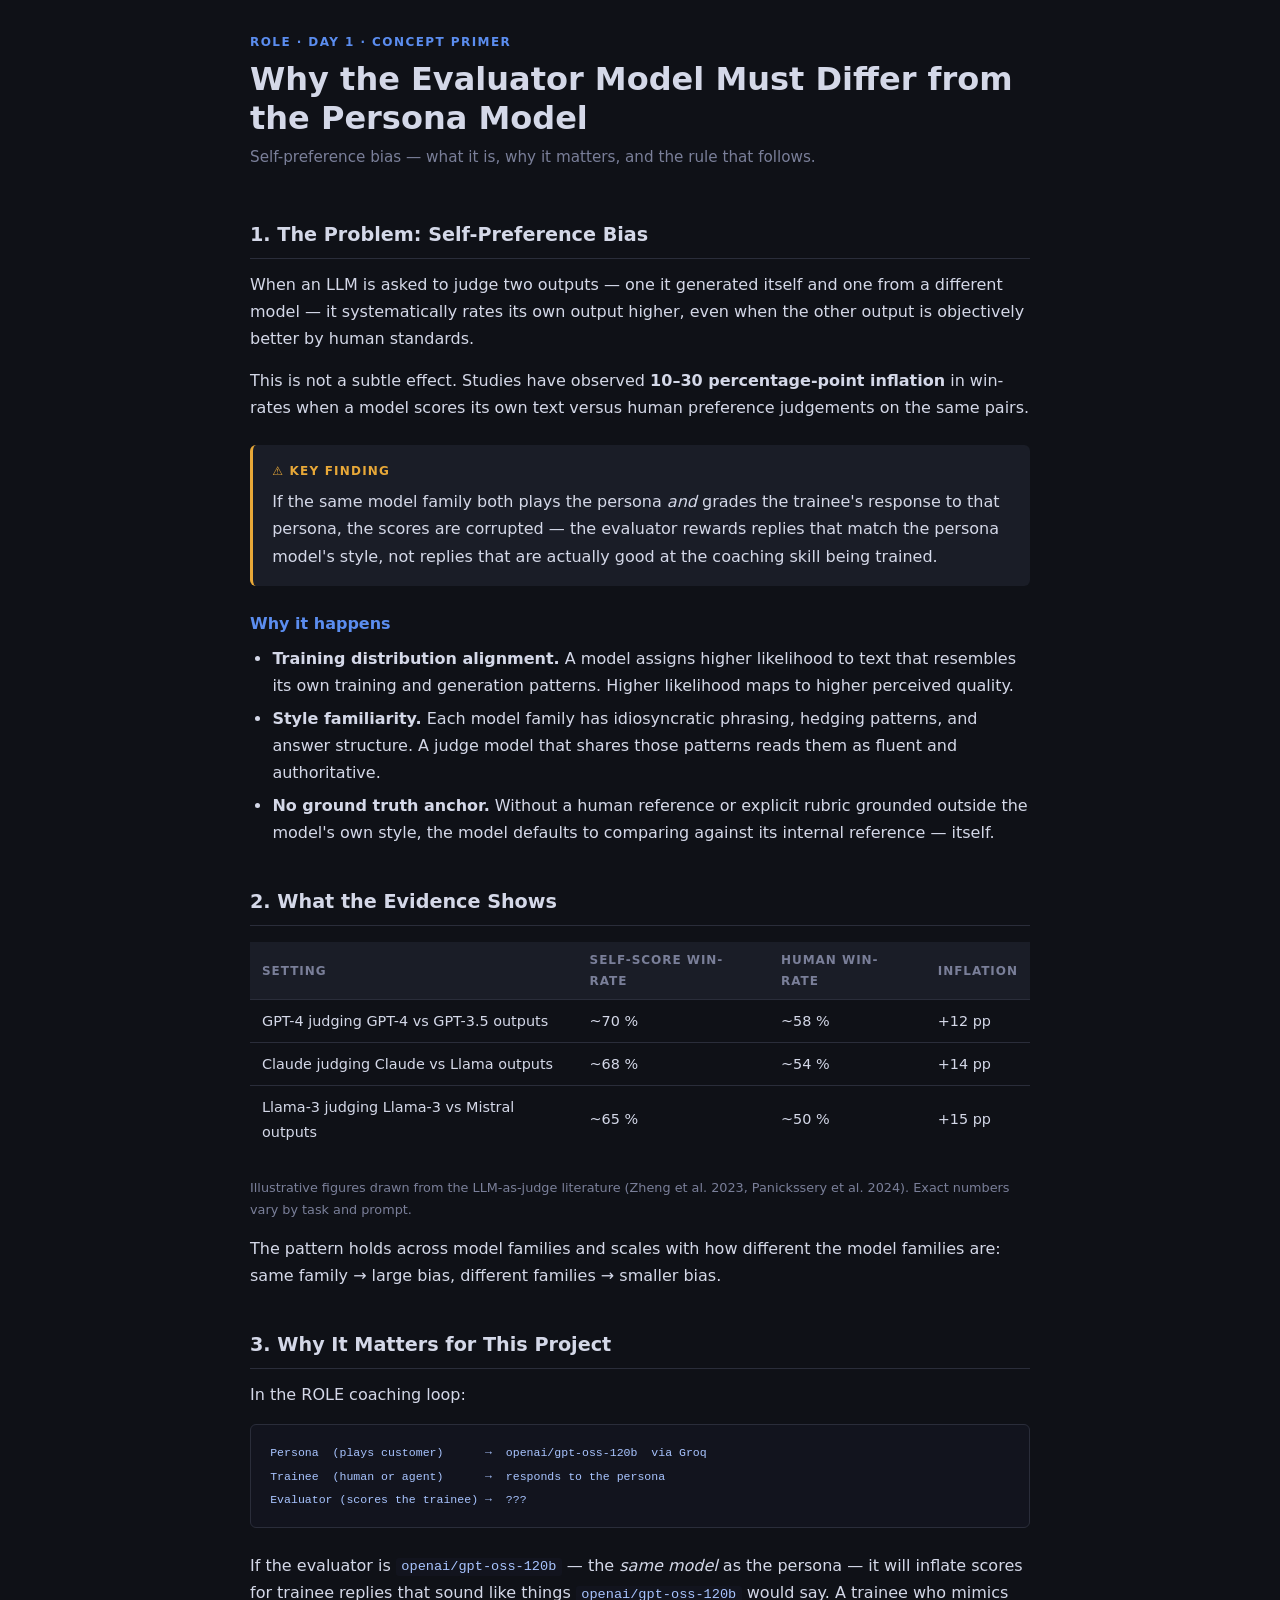
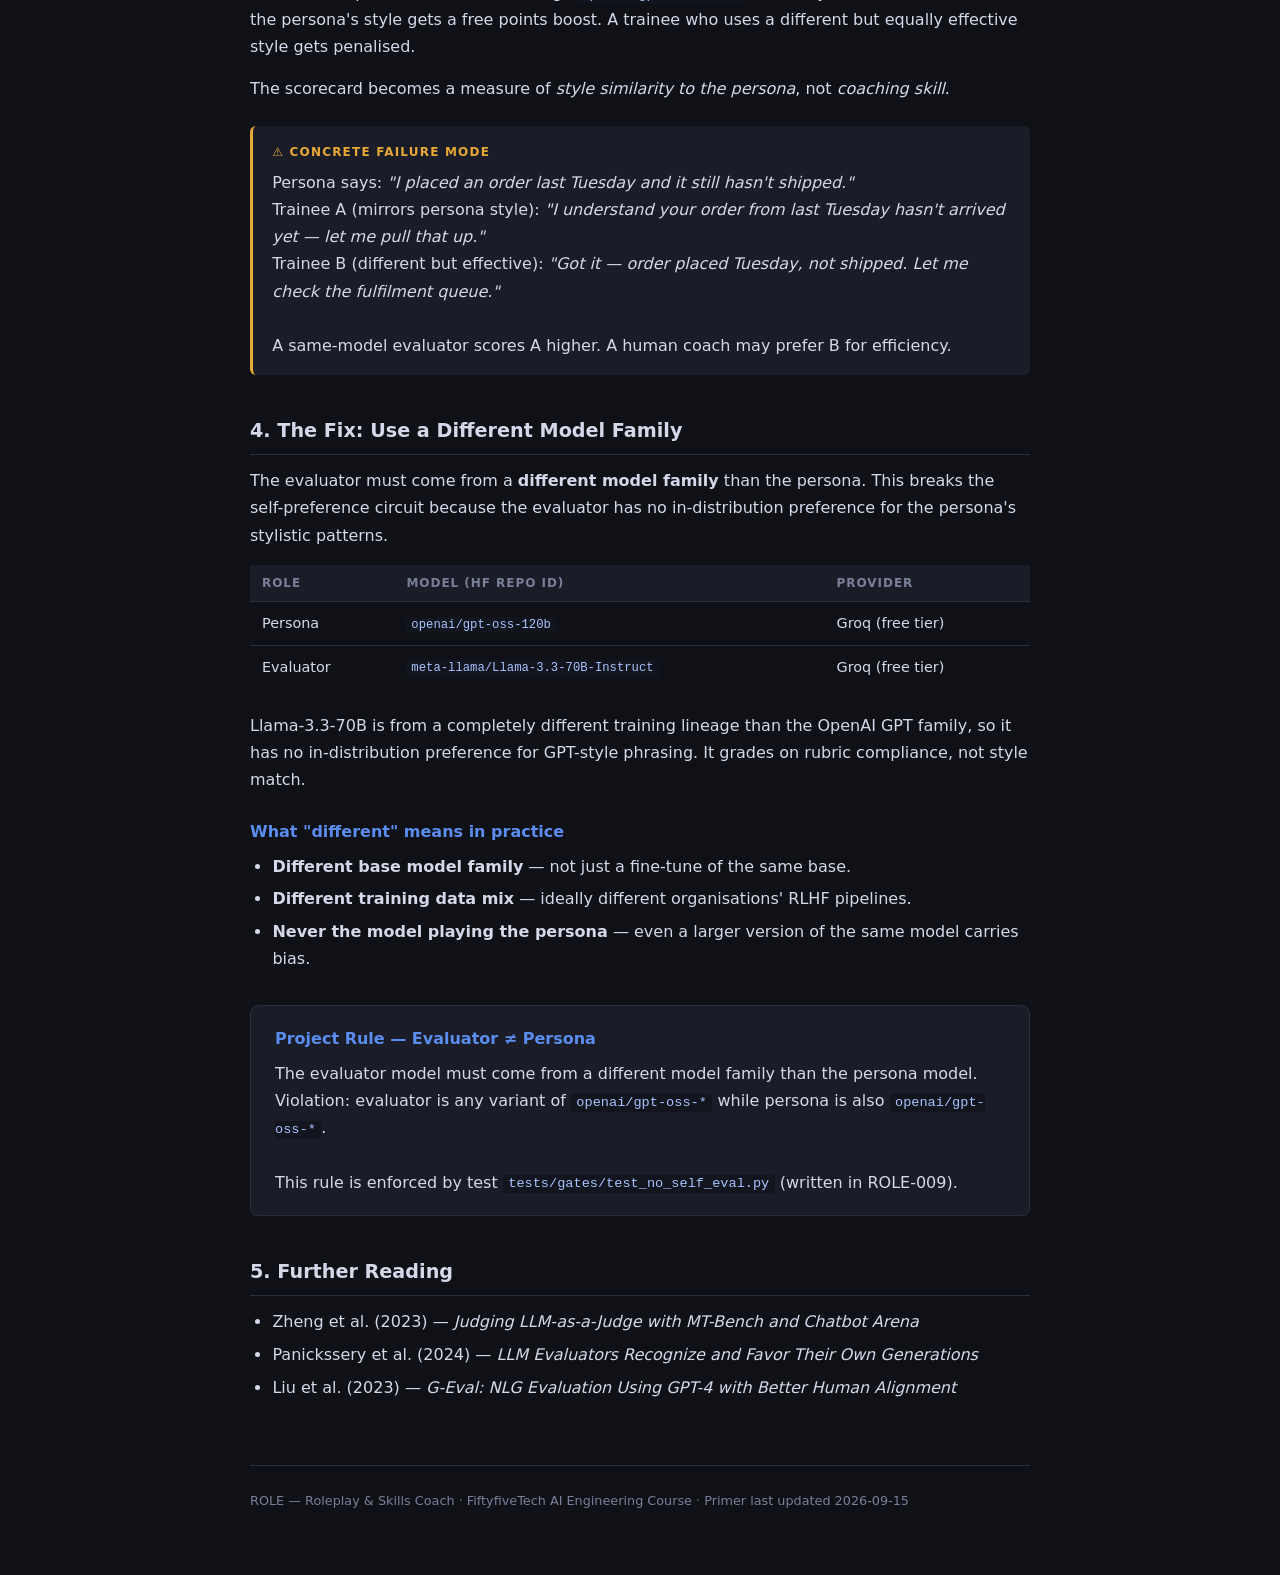
<file: docs/role-day1.html>
<!DOCTYPE html>
<html lang="en">
<head>
  <meta charset="UTF-8" />
  <meta name="viewport" content="width=device-width, initial-scale=1.0" />
  <title>ROLE Day 1 — Concept Primer</title>
  <style>
    :root {
      --bg: #0f1117;
      --surface: #1a1d27;
      --border: #2a2d3a;
      --accent: #5b8def;
      --warn: #e8a838;
      --ok: #4caf82;
      --text: #d4d8e8;
      --muted: #7a7f99;
      --code-bg: #12141e;
    }
    * { box-sizing: border-box; margin: 0; padding: 0; }
    body {
      font-family: "Inter", "Segoe UI", system-ui, sans-serif;
      background: var(--bg);
      color: var(--text);
      line-height: 1.7;
      padding: 2rem 1rem 4rem;
    }
    .page { max-width: 780px; margin: 0 auto; }

    header { margin-bottom: 3rem; }
    header .label {
      font-size: 0.75rem; letter-spacing: 0.12em; text-transform: uppercase;
      color: var(--accent); font-weight: 600; margin-bottom: 0.5rem;
    }
    header h1 { font-size: 2rem; font-weight: 700; line-height: 1.2; }
    header p { color: var(--muted); margin-top: 0.5rem; font-size: 0.95rem; }

    h2 {
      font-size: 1.2rem; font-weight: 600; margin: 2.5rem 0 0.75rem;
      padding-bottom: 0.4rem; border-bottom: 1px solid var(--border);
    }
    h3 { font-size: 1rem; font-weight: 600; margin: 1.5rem 0 0.5rem; color: var(--accent); }
    p { margin-bottom: 0.9rem; }
    ul, ol { margin: 0.5rem 0 1rem 1.4rem; }
    li { margin-bottom: 0.35rem; }

    .callout {
      background: var(--surface); border-left: 3px solid var(--warn);
      border-radius: 6px; padding: 1rem 1.2rem; margin: 1.5rem 0;
    }
    .callout.ok { border-color: var(--ok); }
    .callout .title {
      font-size: 0.75rem; letter-spacing: 0.1em; text-transform: uppercase;
      font-weight: 700; margin-bottom: 0.4rem;
    }
    .callout.warn .title { color: var(--warn); }
    .callout.ok .title { color: var(--ok); }

    table {
      width: 100%; border-collapse: collapse; margin: 1rem 0 1.5rem;
      font-size: 0.9rem;
    }
    th {
      text-align: left; padding: 0.5rem 0.75rem;
      background: var(--surface); color: var(--muted);
      font-size: 0.75rem; letter-spacing: 0.08em; text-transform: uppercase;
      border-bottom: 1px solid var(--border);
    }
    td {
      padding: 0.55rem 0.75rem; border-bottom: 1px solid var(--border);
    }
    tr:last-child td { border-bottom: none; }

    code {
      font-family: "JetBrains Mono", "Fira Code", monospace;
      font-size: 0.85em; background: var(--code-bg);
      padding: 0.1em 0.4em; border-radius: 3px; color: #a8c4ff;
    }
    pre {
      background: var(--code-bg); border: 1px solid var(--border);
      border-radius: 6px; padding: 1rem 1.2rem; overflow-x: auto;
      margin: 1rem 0 1.5rem; font-size: 0.85rem;
    }
    pre code { background: none; padding: 0; }

    .rule-box {
      background: var(--surface); border: 1px solid var(--border);
      border-radius: 8px; padding: 1.2rem 1.5rem; margin: 2rem 0;
    }
    .rule-box .rule-title {
      font-weight: 700; color: var(--accent); margin-bottom: 0.5rem;
    }

    footer {
      margin-top: 4rem; padding-top: 1.5rem; border-top: 1px solid var(--border);
      font-size: 0.8rem; color: var(--muted);
    }
  </style>
</head>
<body>
<div class="page">

  <header>
    <div class="label">ROLE · Day 1 · Concept Primer</div>
    <h1>Why the Evaluator Model Must Differ from the Persona Model</h1>
    <p>Self-preference bias — what it is, why it matters, and the rule that follows.</p>
  </header>

  <!-- ── 1. The Problem ── -->
  <h2>1. The Problem: Self-Preference Bias</h2>

  <p>
    When an LLM is asked to judge two outputs — one it generated itself and one from a
    different model — it systematically rates its own output higher, even when the other
    output is objectively better by human standards.
  </p>
  <p>
    This is not a subtle effect. Studies have observed <strong>10–30 percentage-point
    inflation</strong> in win-rates when a model scores its own text versus human preference
    judgements on the same pairs.
  </p>

  <div class="callout warn">
    <div class="title">⚠ Key Finding</div>
    If the same model family both plays the persona <em>and</em> grades the trainee's response
    to that persona, the scores are corrupted — the evaluator rewards replies that match the
    persona model's style, not replies that are actually good at the coaching skill being trained.
  </div>

  <h3>Why it happens</h3>
  <ul>
    <li>
      <strong>Training distribution alignment.</strong> A model assigns higher likelihood to
      text that resembles its own training and generation patterns. Higher likelihood maps to
      higher perceived quality.
    </li>
    <li>
      <strong>Style familiarity.</strong> Each model family has idiosyncratic phrasing,
      hedging patterns, and answer structure. A judge model that shares those patterns reads
      them as fluent and authoritative.
    </li>
    <li>
      <strong>No ground truth anchor.</strong> Without a human reference or explicit rubric
      grounded outside the model's own style, the model defaults to comparing against its
      internal reference — itself.
    </li>
  </ul>

  <!-- ── 2. Evidence ── -->
  <h2>2. What the Evidence Shows</h2>

  <table>
    <thead>
      <tr>
        <th>Setting</th>
        <th>Self-score win-rate</th>
        <th>Human win-rate</th>
        <th>Inflation</th>
      </tr>
    </thead>
    <tbody>
      <tr>
        <td>GPT-4 judging GPT-4 vs GPT-3.5 outputs</td>
        <td>~70 %</td>
        <td>~58 %</td>
        <td>+12 pp</td>
      </tr>
      <tr>
        <td>Claude judging Claude vs Llama outputs</td>
        <td>~68 %</td>
        <td>~54 %</td>
        <td>+14 pp</td>
      </tr>
      <tr>
        <td>Llama-3 judging Llama-3 vs Mistral outputs</td>
        <td>~65 %</td>
        <td>~50 %</td>
        <td>+15 pp</td>
      </tr>
    </tbody>
  </table>
  <p style="font-size:0.8rem; color:var(--muted);">
    Illustrative figures drawn from the LLM-as-judge literature (Zheng et al. 2023,
    Panickssery et al. 2024). Exact numbers vary by task and prompt.
  </p>

  <p>
    The pattern holds across model families and scales with how different the model families
    are: same family → large bias, different families → smaller bias.
  </p>

  <!-- ── 3. Why it Matters for ROLE ── -->
  <h2>3. Why It Matters for This Project</h2>

  <p>
    In the ROLE coaching loop:
  </p>

  <pre><code>Persona  (plays customer)      →  openai/gpt-oss-120b  via Groq
Trainee  (human or agent)      →  responds to the persona
Evaluator (scores the trainee) →  ???</code></pre>

  <p>
    If the evaluator is <code>openai/gpt-oss-120b</code> — the <em>same model</em> as the
    persona — it will inflate scores for trainee replies that sound like things
    <code>openai/gpt-oss-120b</code> would say. A trainee who mimics the persona's style
    gets a free points boost. A trainee who uses a different but equally effective style
    gets penalised.
  </p>
  <p>
    The scorecard becomes a measure of <em>style similarity to the persona</em>, not
    <em>coaching skill</em>.
  </p>

  <div class="callout warn">
    <div class="title">⚠ Concrete failure mode</div>
    Persona says: <em>"I placed an order last Tuesday and it still hasn't shipped."</em><br/>
    Trainee A (mirrors persona style): <em>"I understand your order from last Tuesday hasn't arrived yet — let me pull that up."</em><br/>
    Trainee B (different but effective): <em>"Got it — order placed Tuesday, not shipped. Let me check the fulfilment queue."</em><br/><br/>
    A same-model evaluator scores A higher. A human coach may prefer B for efficiency.
  </div>

  <!-- ── 4. The Fix ── -->
  <h2>4. The Fix: Use a Different Model Family</h2>

  <p>
    The evaluator must come from a <strong>different model family</strong> than the persona.
    This breaks the self-preference circuit because the evaluator has no in-distribution
    preference for the persona's stylistic patterns.
  </p>

  <table>
    <thead>
      <tr>
        <th>Role</th>
        <th>Model (HF repo id)</th>
        <th>Provider</th>
      </tr>
    </thead>
    <tbody>
      <tr>
        <td>Persona</td>
        <td><code>openai/gpt-oss-120b</code></td>
        <td>Groq (free tier)</td>
      </tr>
      <tr>
        <td>Evaluator</td>
        <td><code>meta-llama/Llama-3.3-70B-Instruct</code></td>
        <td>Groq (free tier)</td>
      </tr>
    </tbody>
  </table>

  <p>
    Llama-3.3-70B is from a completely different training lineage than the OpenAI GPT
    family, so it has no in-distribution preference for GPT-style phrasing. It grades on
    rubric compliance, not style match.
  </p>

  <h3>What "different" means in practice</h3>
  <ul>
    <li><strong>Different base model family</strong> — not just a fine-tune of the same base.</li>
    <li><strong>Different training data mix</strong> — ideally different organisations' RLHF pipelines.</li>
    <li><strong>Never the model playing the persona</strong> — even a larger version of the same model carries bias.</li>
  </ul>

  <!-- ── 5. The Rule ── -->
  <div class="rule-box">
    <div class="rule-title">Project Rule — Evaluator ≠ Persona</div>
    The evaluator model must come from a different model family than the persona model.<br/>
    Violation: evaluator is any variant of <code>openai/gpt-oss-*</code> while persona is also
    <code>openai/gpt-oss-*</code>.<br/><br/>
    This rule is enforced by test <code>tests/gates/test_no_self_eval.py</code> (written in ROLE-009).
  </div>

  <!-- ── 6. Further Reading ── -->
  <h2>5. Further Reading</h2>
  <ul>
    <li>Zheng et al. (2023) — <em>Judging LLM-as-a-Judge with MT-Bench and Chatbot Arena</em></li>
    <li>Panickssery et al. (2024) — <em>LLM Evaluators Recognize and Favor Their Own Generations</em></li>
    <li>Liu et al. (2023) — <em>G-Eval: NLG Evaluation Using GPT-4 with Better Human Alignment</em></li>
  </ul>

  <footer>
    ROLE — Roleplay &amp; Skills Coach · FiftyfiveTech AI Engineering Course ·
    Primer last updated 2026-09-15
  </footer>

</div>
</body>
</html>
</file>
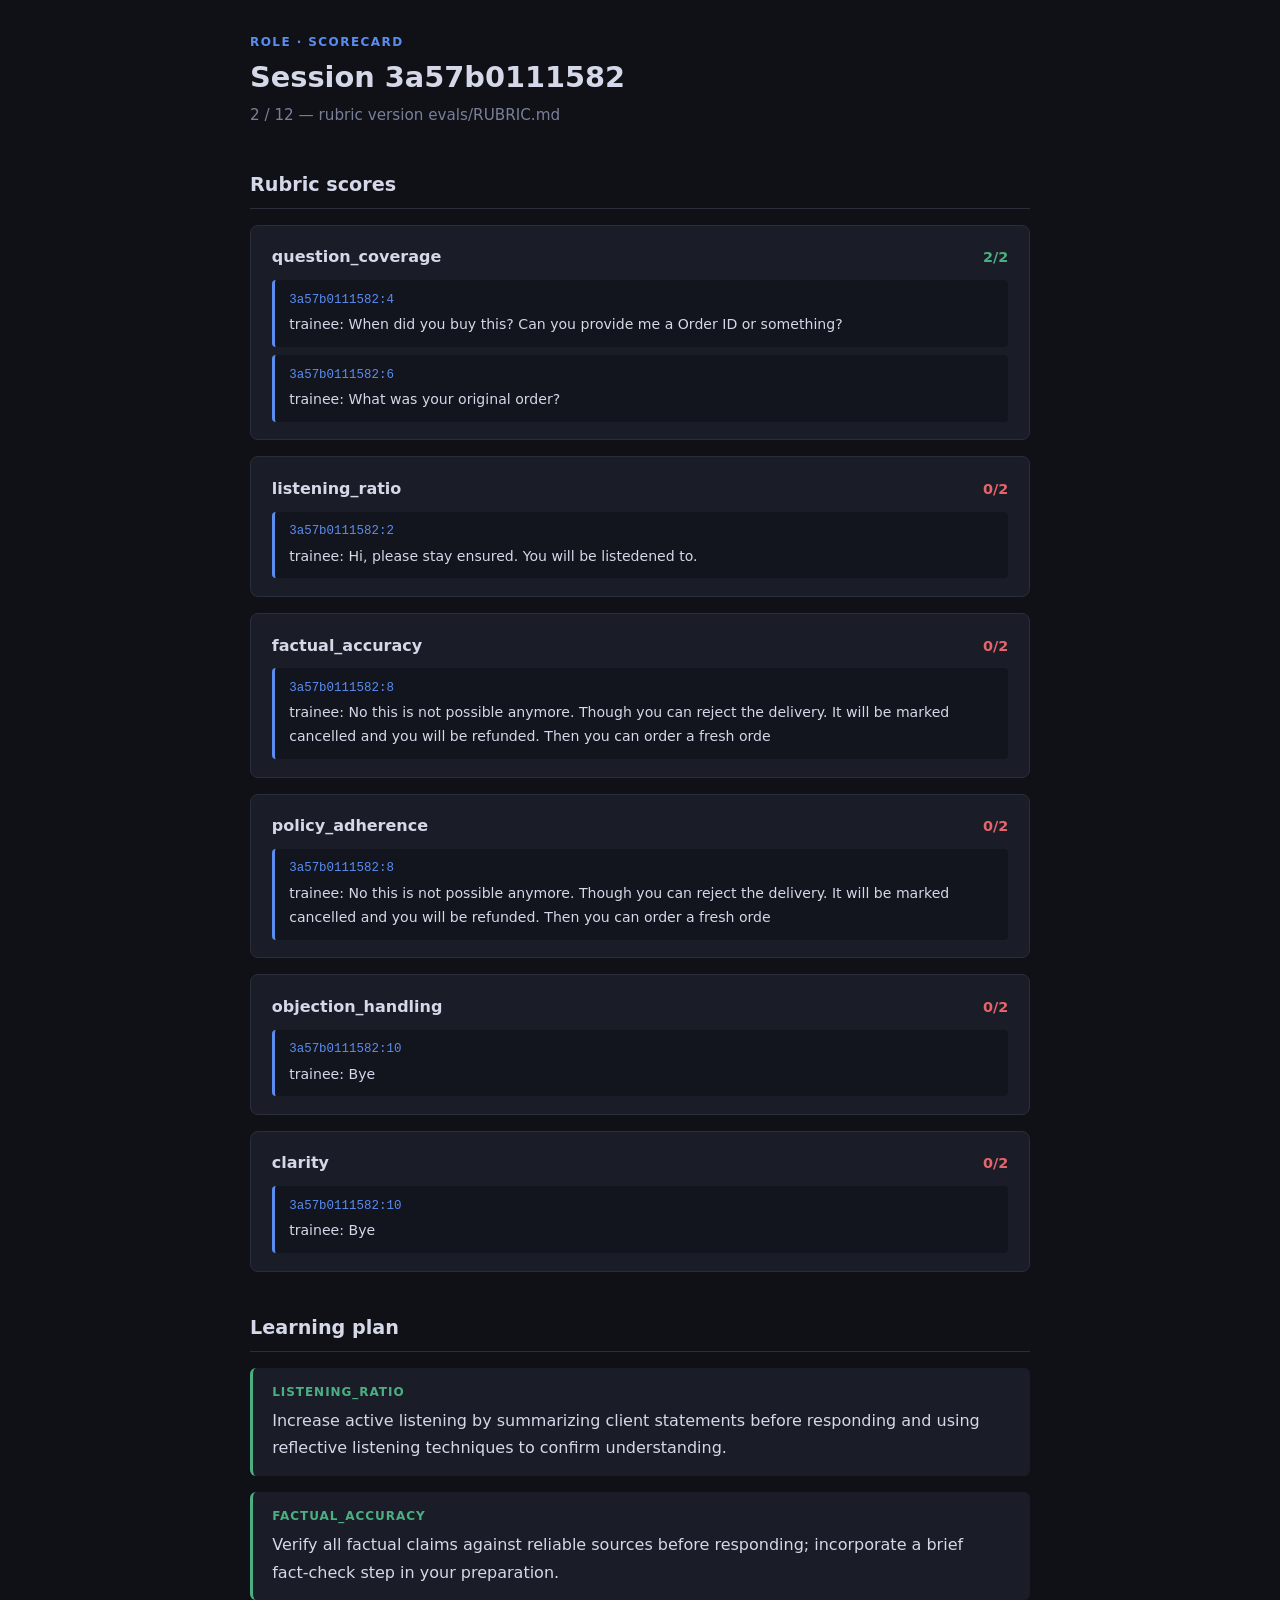
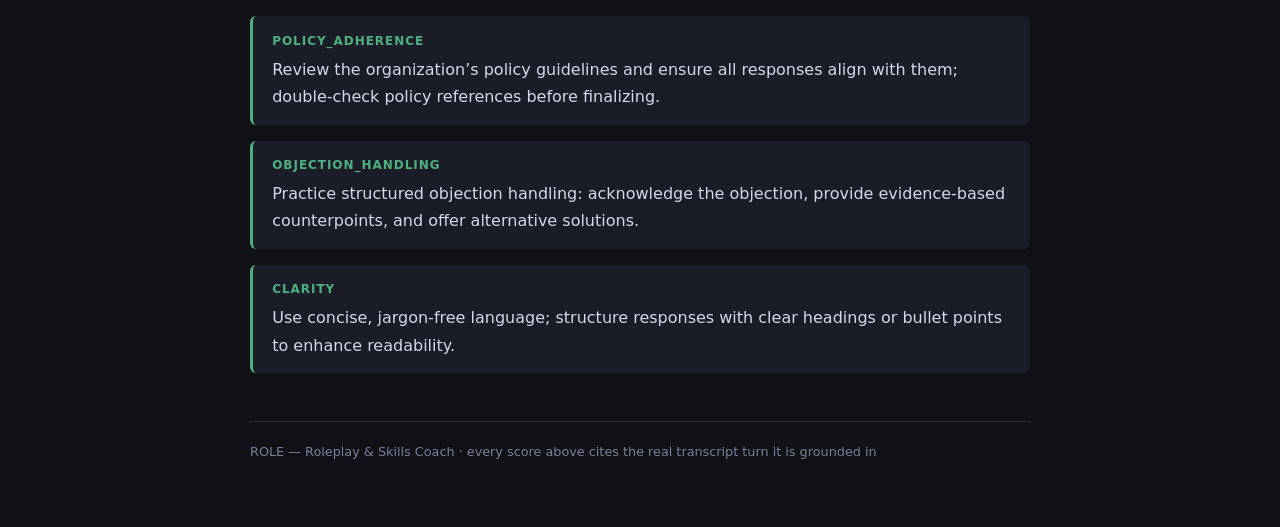
<file: docs/scorecards/3a57b0111582.html>
<!DOCTYPE html>
<html lang="en">
<head>
  <meta charset="UTF-8" />
  <meta name="viewport" content="width=device-width, initial-scale=1.0" />
  <title>ROLE Scorecard — 3a57b0111582</title>
  <style>
    :root {
      --bg: #0f1117;
      --surface: #1a1d27;
      --border: #2a2d3a;
      --accent: #5b8def;
      --warn: #e8a838;
      --ok: #4caf82;
      --bad: #e8646b;
      --text: #d4d8e8;
      --muted: #7a7f99;
      --code-bg: #12141e;
    }
    * { box-sizing: border-box; margin: 0; padding: 0; }
    body {
      font-family: "Inter", "Segoe UI", system-ui, sans-serif;
      background: var(--bg); color: var(--text); line-height: 1.7;
      padding: 2rem 1rem 4rem;
    }
    .page { max-width: 780px; margin: 0 auto; }
    header { margin-bottom: 2.5rem; }
    header .label {
      font-size: 0.75rem; letter-spacing: 0.12em; text-transform: uppercase;
      color: var(--accent); font-weight: 600; margin-bottom: 0.5rem;
    }
    header h1 { font-size: 1.8rem; font-weight: 700; line-height: 1.2; }
    header p { color: var(--muted); margin-top: 0.5rem; font-size: 0.95rem; }
    h2 {
      font-size: 1.2rem; font-weight: 600; margin: 2.5rem 0 0.75rem;
      padding-bottom: 0.4rem; border-bottom: 1px solid var(--border);
    }
    .item {
      background: var(--surface); border: 1px solid var(--border);
      border-radius: 8px; padding: 1.1rem 1.3rem; margin: 1rem 0;
    }
    .item-head {
      display: flex; justify-content: space-between; align-items: baseline;
      margin-bottom: 0.6rem;
    }
    .item-name { font-weight: 700; }
    .score { font-weight: 700; font-size: 0.9rem; }
    .score.s2 { color: var(--ok); }
    .score.s1 { color: var(--warn); }
    .score.s0 { color: var(--bad); }
    .evidence {
      background: var(--code-bg); border-left: 3px solid var(--accent);
      border-radius: 4px; padding: 0.6rem 0.9rem; margin-top: 0.5rem;
      font-size: 0.88rem; color: var(--muted);
    }
    .evidence .turn-id {
      font-family: "JetBrains Mono", "Fira Code", monospace;
      color: var(--accent); font-size: 0.78rem;
    }
    .evidence .turn-text { color: var(--text); margin-top: 0.15rem; }
    .plan-item {
      background: var(--surface); border-left: 3px solid var(--ok);
      border-radius: 6px; padding: 0.9rem 1.2rem; margin: 1rem 0;
    }
    .plan-item .rubric-item {
      font-size: 0.75rem; letter-spacing: 0.08em; text-transform: uppercase;
      font-weight: 700; color: var(--ok); margin-bottom: 0.3rem;
    }
    footer {
      margin-top: 3rem; padding-top: 1.2rem; border-top: 1px solid var(--border);
      font-size: 0.8rem; color: var(--muted);
    }
</style>
</head>
<body>
<div class="page">
  <header>
    <div class="label">ROLE · Scorecard</div>
    <h1>Session 3a57b0111582</h1>
    <p>2 / 12 — rubric version evals/RUBRIC.md</p>
  </header>

  <h2>Rubric scores</h2>
  <div class="item"><div class="item-head"><span class="item-name">question_coverage</span><span class="score s2">2/2</span></div><div class="evidence"><div class="turn-id">3a57b0111582:4</div><div class="turn-text">trainee: When did you buy this? Can you provide me a Order ID or something?</div></div><div class="evidence"><div class="turn-id">3a57b0111582:6</div><div class="turn-text">trainee: What was your original order?</div></div></div><div class="item"><div class="item-head"><span class="item-name">listening_ratio</span><span class="score s0">0/2</span></div><div class="evidence"><div class="turn-id">3a57b0111582:2</div><div class="turn-text">trainee: Hi, please stay ensured. You will be listedened to.</div></div></div><div class="item"><div class="item-head"><span class="item-name">factual_accuracy</span><span class="score s0">0/2</span></div><div class="evidence"><div class="turn-id">3a57b0111582:8</div><div class="turn-text">trainee: No this is not possible anymore. Though you can reject the delivery. It will be marked cancelled and you will be refunded. Then you can order a fresh orde</div></div></div><div class="item"><div class="item-head"><span class="item-name">policy_adherence</span><span class="score s0">0/2</span></div><div class="evidence"><div class="turn-id">3a57b0111582:8</div><div class="turn-text">trainee: No this is not possible anymore. Though you can reject the delivery. It will be marked cancelled and you will be refunded. Then you can order a fresh orde</div></div></div><div class="item"><div class="item-head"><span class="item-name">objection_handling</span><span class="score s0">0/2</span></div><div class="evidence"><div class="turn-id">3a57b0111582:10</div><div class="turn-text">trainee: Bye</div></div></div><div class="item"><div class="item-head"><span class="item-name">clarity</span><span class="score s0">0/2</span></div><div class="evidence"><div class="turn-id">3a57b0111582:10</div><div class="turn-text">trainee: Bye</div></div></div>

  <h2>Learning plan</h2>
  <div class="plan-item"><div class="rubric-item">listening_ratio</div><div>Increase active listening by summarizing client statements before responding and using reflective listening techniques to confirm understanding.</div></div><div class="plan-item"><div class="rubric-item">factual_accuracy</div><div>Verify all factual claims against reliable sources before responding; incorporate a brief fact‑check step in your preparation.</div></div><div class="plan-item"><div class="rubric-item">policy_adherence</div><div>Review the organization’s policy guidelines and ensure all responses align with them; double‑check policy references before finalizing.</div></div><div class="plan-item"><div class="rubric-item">objection_handling</div><div>Practice structured objection handling: acknowledge the objection, provide evidence‑based counterpoints, and offer alternative solutions.</div></div><div class="plan-item"><div class="rubric-item">clarity</div><div>Use concise, jargon‑free language; structure responses with clear headings or bullet points to enhance readability.</div></div>

  <footer>ROLE — Roleplay &amp; Skills Coach · every score above cites the real transcript turn it is grounded in</footer>
</div>
</body>
</html>
</file>
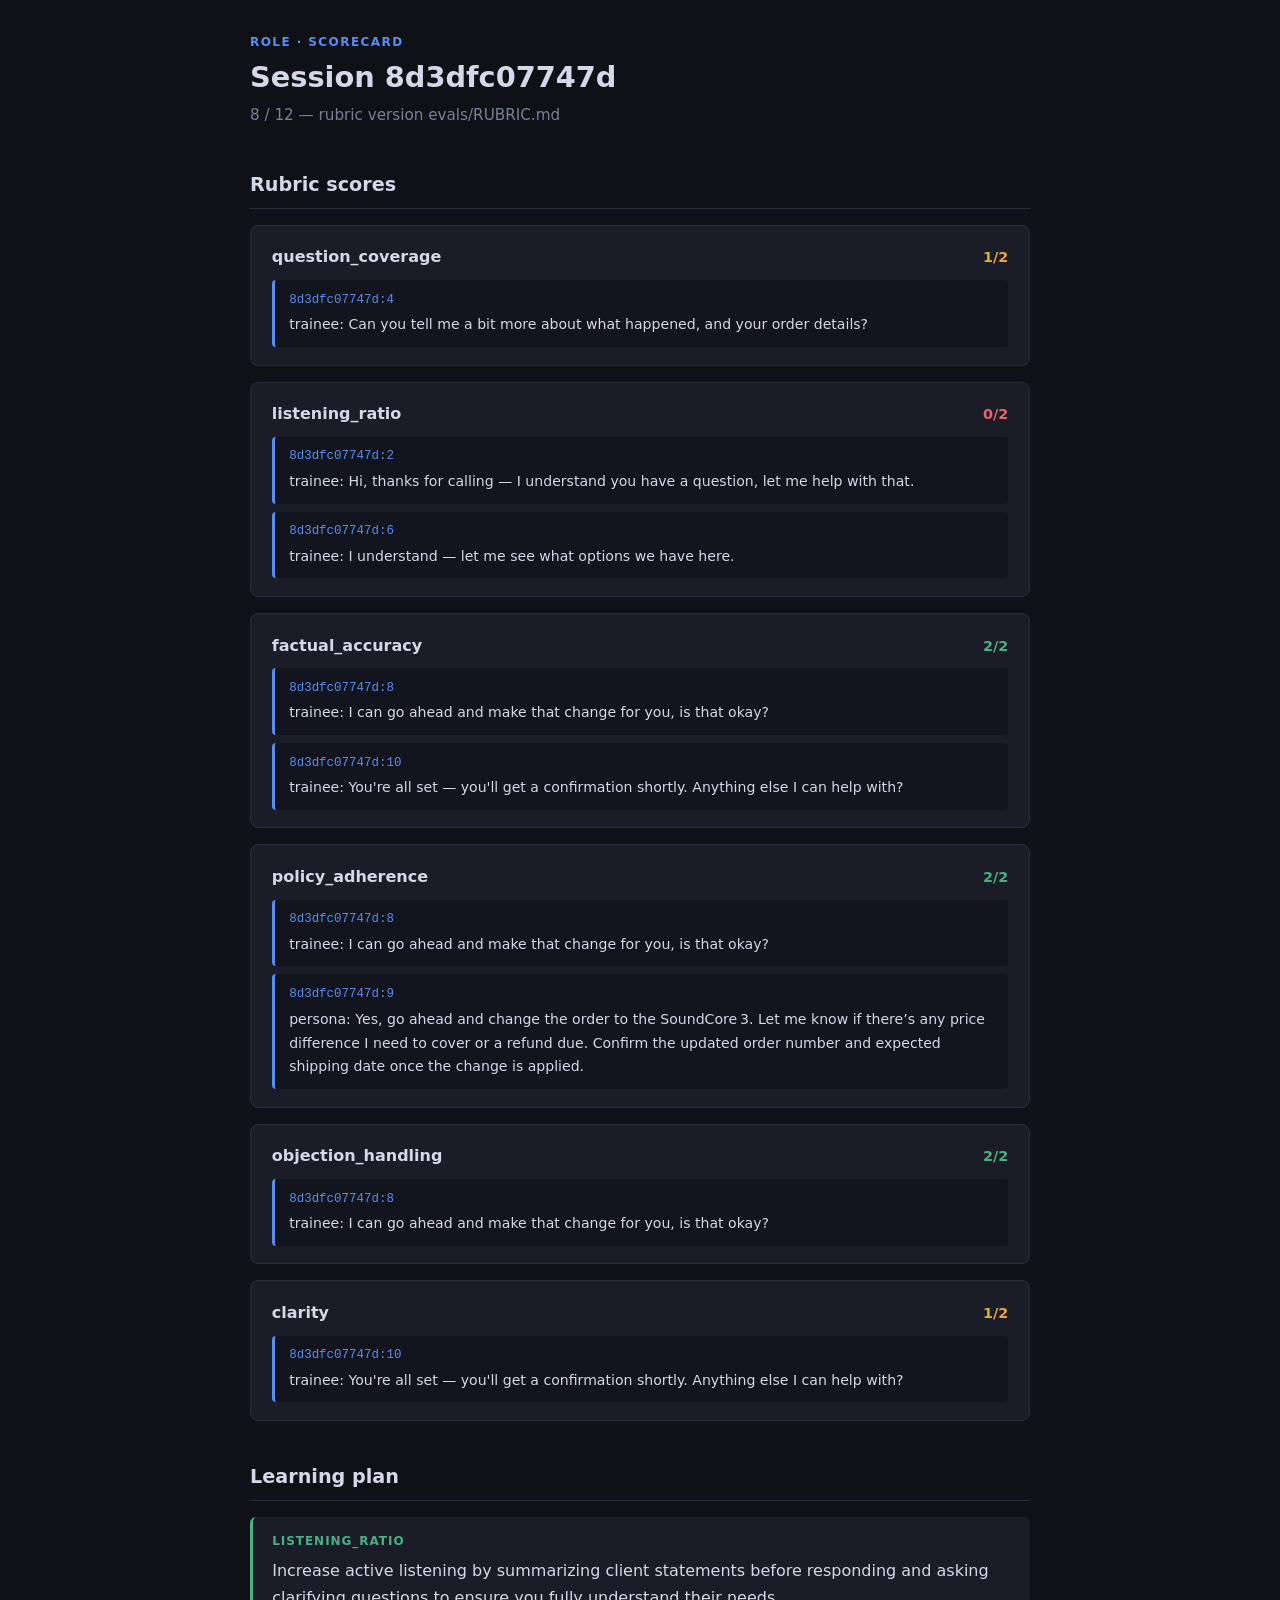
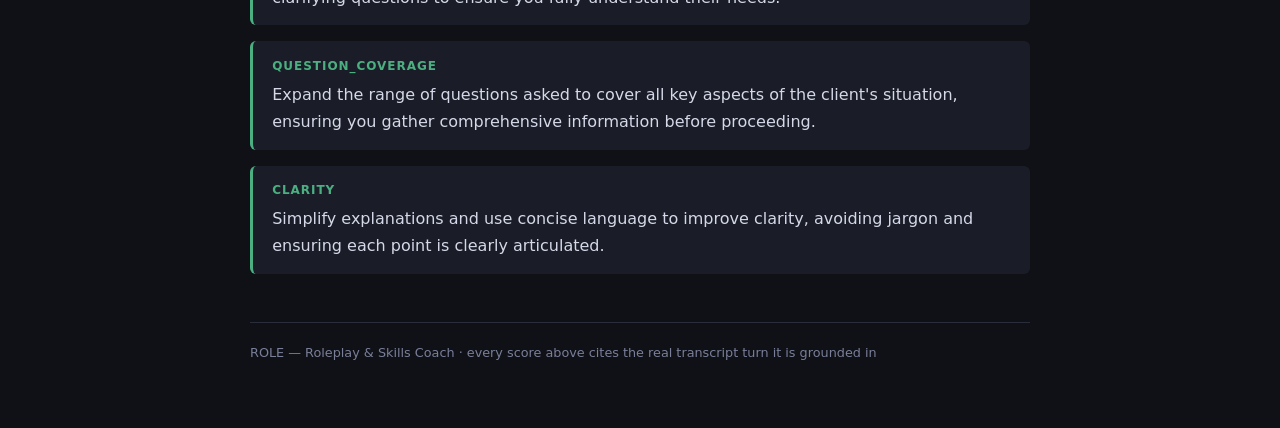
<file: docs/scorecards/8d3dfc07747d.html>
<!DOCTYPE html>
<html lang="en">
<head>
  <meta charset="UTF-8" />
  <meta name="viewport" content="width=device-width, initial-scale=1.0" />
  <title>ROLE Scorecard — 8d3dfc07747d</title>
  <style>
    :root {
      --bg: #0f1117;
      --surface: #1a1d27;
      --border: #2a2d3a;
      --accent: #5b8def;
      --warn: #e8a838;
      --ok: #4caf82;
      --bad: #e8646b;
      --text: #d4d8e8;
      --muted: #7a7f99;
      --code-bg: #12141e;
    }
    * { box-sizing: border-box; margin: 0; padding: 0; }
    body {
      font-family: "Inter", "Segoe UI", system-ui, sans-serif;
      background: var(--bg); color: var(--text); line-height: 1.7;
      padding: 2rem 1rem 4rem;
    }
    .page { max-width: 780px; margin: 0 auto; }
    header { margin-bottom: 2.5rem; }
    header .label {
      font-size: 0.75rem; letter-spacing: 0.12em; text-transform: uppercase;
      color: var(--accent); font-weight: 600; margin-bottom: 0.5rem;
    }
    header h1 { font-size: 1.8rem; font-weight: 700; line-height: 1.2; }
    header p { color: var(--muted); margin-top: 0.5rem; font-size: 0.95rem; }
    h2 {
      font-size: 1.2rem; font-weight: 600; margin: 2.5rem 0 0.75rem;
      padding-bottom: 0.4rem; border-bottom: 1px solid var(--border);
    }
    .item {
      background: var(--surface); border: 1px solid var(--border);
      border-radius: 8px; padding: 1.1rem 1.3rem; margin: 1rem 0;
    }
    .item-head {
      display: flex; justify-content: space-between; align-items: baseline;
      margin-bottom: 0.6rem;
    }
    .item-name { font-weight: 700; }
    .score { font-weight: 700; font-size: 0.9rem; }
    .score.s2 { color: var(--ok); }
    .score.s1 { color: var(--warn); }
    .score.s0 { color: var(--bad); }
    .evidence {
      background: var(--code-bg); border-left: 3px solid var(--accent);
      border-radius: 4px; padding: 0.6rem 0.9rem; margin-top: 0.5rem;
      font-size: 0.88rem; color: var(--muted);
    }
    .evidence .turn-id {
      font-family: "JetBrains Mono", "Fira Code", monospace;
      color: var(--accent); font-size: 0.78rem;
    }
    .evidence .turn-text { color: var(--text); margin-top: 0.15rem; }
    .plan-item {
      background: var(--surface); border-left: 3px solid var(--ok);
      border-radius: 6px; padding: 0.9rem 1.2rem; margin: 1rem 0;
    }
    .plan-item .rubric-item {
      font-size: 0.75rem; letter-spacing: 0.08em; text-transform: uppercase;
      font-weight: 700; color: var(--ok); margin-bottom: 0.3rem;
    }
    footer {
      margin-top: 3rem; padding-top: 1.2rem; border-top: 1px solid var(--border);
      font-size: 0.8rem; color: var(--muted);
    }
</style>
</head>
<body>
<div class="page">
  <header>
    <div class="label">ROLE · Scorecard</div>
    <h1>Session 8d3dfc07747d</h1>
    <p>8 / 12 — rubric version evals/RUBRIC.md</p>
  </header>

  <h2>Rubric scores</h2>
  <div class="item"><div class="item-head"><span class="item-name">question_coverage</span><span class="score s1">1/2</span></div><div class="evidence"><div class="turn-id">8d3dfc07747d:4</div><div class="turn-text">trainee: Can you tell me a bit more about what happened, and your order details?</div></div></div><div class="item"><div class="item-head"><span class="item-name">listening_ratio</span><span class="score s0">0/2</span></div><div class="evidence"><div class="turn-id">8d3dfc07747d:2</div><div class="turn-text">trainee: Hi, thanks for calling — I understand you have a question, let me help with that.</div></div><div class="evidence"><div class="turn-id">8d3dfc07747d:6</div><div class="turn-text">trainee: I understand — let me see what options we have here.</div></div></div><div class="item"><div class="item-head"><span class="item-name">factual_accuracy</span><span class="score s2">2/2</span></div><div class="evidence"><div class="turn-id">8d3dfc07747d:8</div><div class="turn-text">trainee: I can go ahead and make that change for you, is that okay?</div></div><div class="evidence"><div class="turn-id">8d3dfc07747d:10</div><div class="turn-text">trainee: You&#x27;re all set — you&#x27;ll get a confirmation shortly. Anything else I can help with?</div></div></div><div class="item"><div class="item-head"><span class="item-name">policy_adherence</span><span class="score s2">2/2</span></div><div class="evidence"><div class="turn-id">8d3dfc07747d:8</div><div class="turn-text">trainee: I can go ahead and make that change for you, is that okay?</div></div><div class="evidence"><div class="turn-id">8d3dfc07747d:9</div><div class="turn-text">persona: Yes, go ahead and change the order to the SoundCore 3. Let me know if there’s any price difference I need to cover or a refund due. Confirm the updated order number and expected shipping date once the change is applied.</div></div></div><div class="item"><div class="item-head"><span class="item-name">objection_handling</span><span class="score s2">2/2</span></div><div class="evidence"><div class="turn-id">8d3dfc07747d:8</div><div class="turn-text">trainee: I can go ahead and make that change for you, is that okay?</div></div></div><div class="item"><div class="item-head"><span class="item-name">clarity</span><span class="score s1">1/2</span></div><div class="evidence"><div class="turn-id">8d3dfc07747d:10</div><div class="turn-text">trainee: You&#x27;re all set — you&#x27;ll get a confirmation shortly. Anything else I can help with?</div></div></div>

  <h2>Learning plan</h2>
  <div class="plan-item"><div class="rubric-item">listening_ratio</div><div>Increase active listening by summarizing client statements before responding and asking clarifying questions to ensure you fully understand their needs.</div></div><div class="plan-item"><div class="rubric-item">question_coverage</div><div>Expand the range of questions asked to cover all key aspects of the client&#x27;s situation, ensuring you gather comprehensive information before proceeding.</div></div><div class="plan-item"><div class="rubric-item">clarity</div><div>Simplify explanations and use concise language to improve clarity, avoiding jargon and ensuring each point is clearly articulated.</div></div>

  <footer>ROLE — Roleplay &amp; Skills Coach · every score above cites the real transcript turn it is grounded in</footer>
</div>
</body>
</html>
</file>
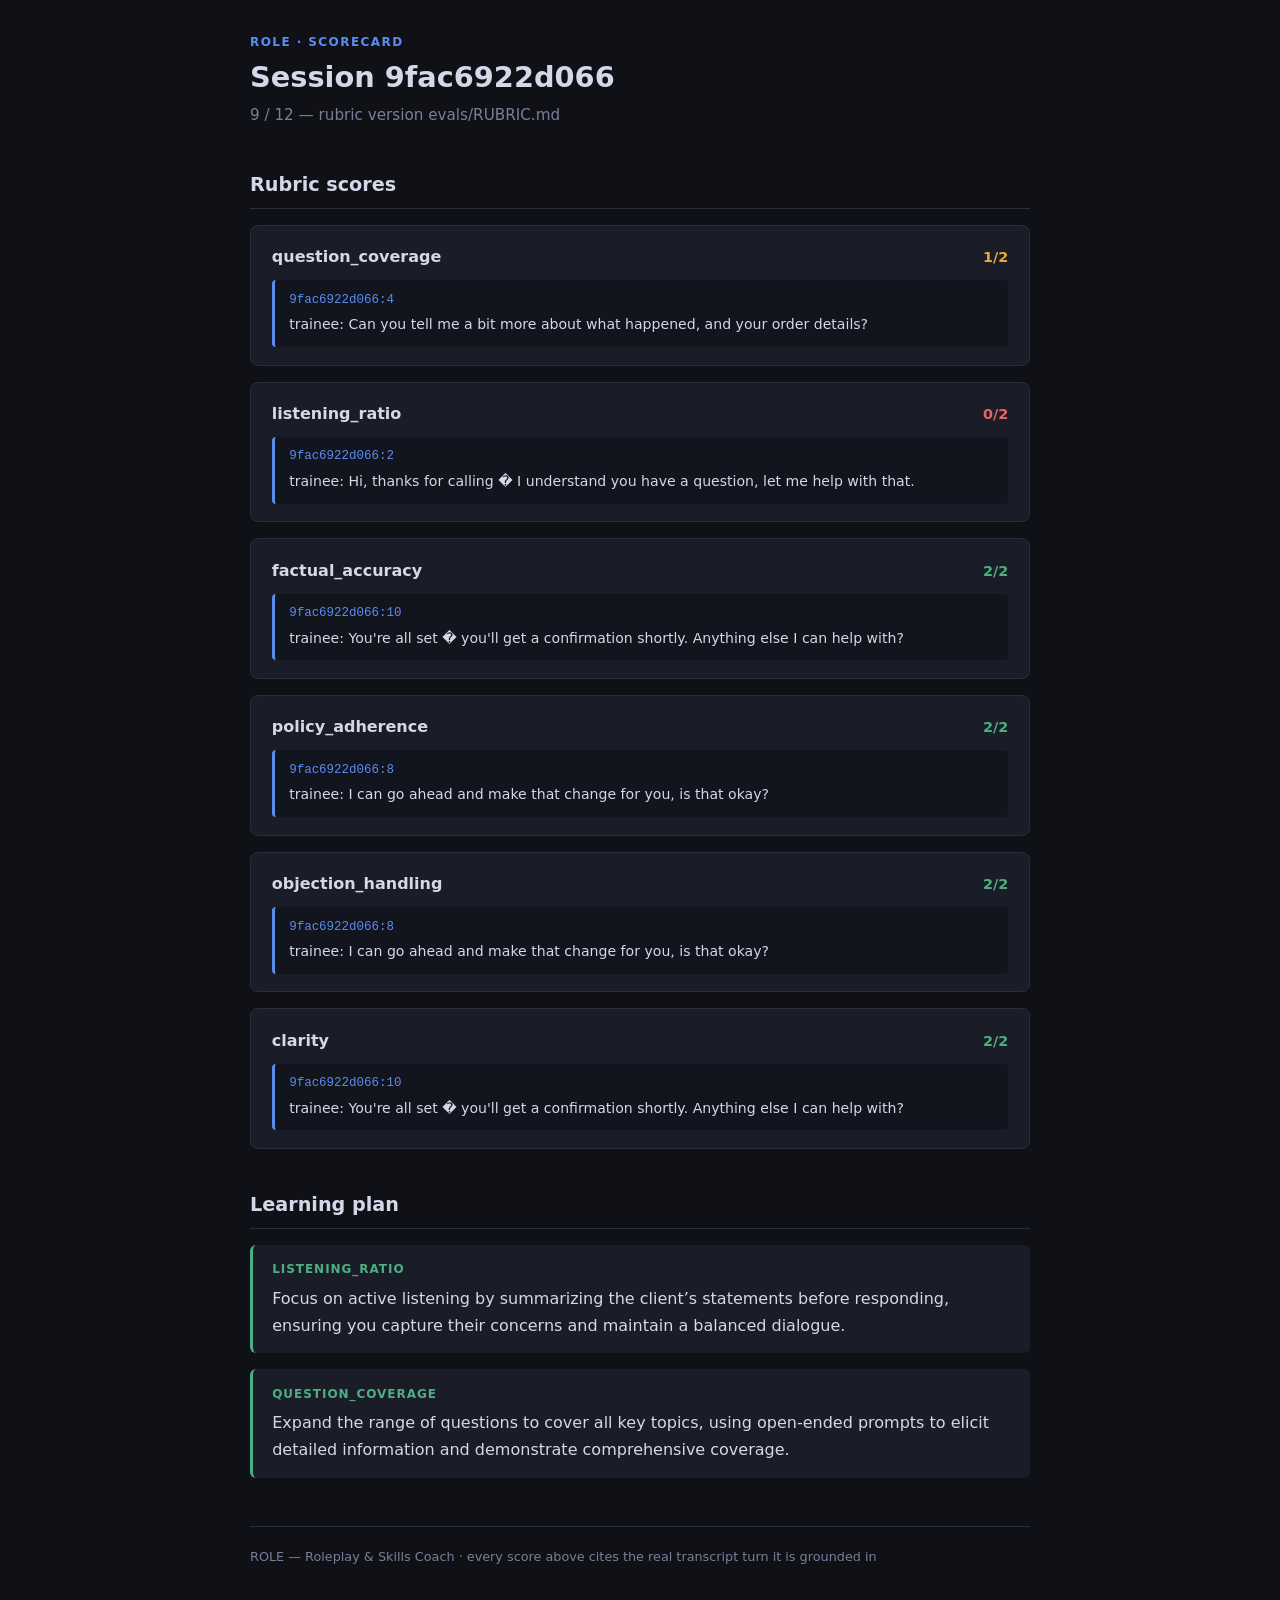
<file: docs/scorecards/9fac6922d066.html>
<!DOCTYPE html>
<html lang="en">
<head>
  <meta charset="UTF-8" />
  <meta name="viewport" content="width=device-width, initial-scale=1.0" />
  <title>ROLE Scorecard — 9fac6922d066</title>
  <style>:root {
  --bg: #0f1117;
  --surface: #1a1d27;
  --border: #2a2d3a;
  --accent: #5b8def;
  --warn: #e8a838;
  --ok: #4caf82;
  --bad: #e8646b;
  --text: #d4d8e8;
  --muted: #7a7f99;
  --code-bg: #12141e;
}
* { box-sizing: border-box; margin: 0; padding: 0; }
body {
  font-family: "Inter", "Segoe UI", system-ui, sans-serif;
  background: var(--bg); color: var(--text); line-height: 1.7;
  padding: 2rem 1rem 4rem;
}
.page { max-width: 780px; margin: 0 auto; }
header { margin-bottom: 2.5rem; }
header .label {
  font-size: 0.75rem; letter-spacing: 0.12em; text-transform: uppercase;
  color: var(--accent); font-weight: 600; margin-bottom: 0.5rem;
}
header h1 { font-size: 1.8rem; font-weight: 700; line-height: 1.2; }
header p { color: var(--muted); margin-top: 0.5rem; font-size: 0.95rem; }
h2 {
  font-size: 1.2rem; font-weight: 600; margin: 2.5rem 0 0.75rem;
  padding-bottom: 0.4rem; border-bottom: 1px solid var(--border);
}
.item {
  background: var(--surface); border: 1px solid var(--border);
  border-radius: 8px; padding: 1.1rem 1.3rem; margin: 1rem 0;
}
.item-head {
  display: flex; justify-content: space-between; align-items: baseline;
  margin-bottom: 0.6rem;
}
.item-name { font-weight: 700; }
.score { font-weight: 700; font-size: 0.9rem; }
.score.s2 { color: var(--ok); }
.score.s1 { color: var(--warn); }
.score.s0 { color: var(--bad); }
.evidence {
  background: var(--code-bg); border-left: 3px solid var(--accent);
  border-radius: 4px; padding: 0.6rem 0.9rem; margin-top: 0.5rem;
  font-size: 0.88rem; color: var(--muted);
}
.evidence .turn-id {
  font-family: "JetBrains Mono", "Fira Code", monospace;
  color: var(--accent); font-size: 0.78rem;
}
.evidence .turn-text { color: var(--text); margin-top: 0.15rem; }
.plan-item {
  background: var(--surface); border-left: 3px solid var(--ok);
  border-radius: 6px; padding: 0.9rem 1.2rem; margin: 1rem 0;
}
.plan-item .rubric-item {
  font-size: 0.75rem; letter-spacing: 0.08em; text-transform: uppercase;
  font-weight: 700; color: var(--ok); margin-bottom: 0.3rem;
}
footer {
  margin-top: 3rem; padding-top: 1.2rem; border-top: 1px solid var(--border);
  font-size: 0.8rem; color: var(--muted);
}
nav.top {
  max-width: 780px; margin: 0 auto 1.5rem; display: flex; gap: 1.5rem;
  font-size: 0.9rem;
}
nav.top a {
  color: var(--muted); text-decoration: none; padding-bottom: 0.3rem;
}
nav.top a:hover, nav.top a.active { color: var(--accent); }
.scenario-card {
  background: var(--surface); border: 1px solid var(--border);
  border-radius: 8px; padding: 1.1rem 1.3rem; margin: 1rem 0;
}
.scenario-card h3 { font-size: 1.05rem; margin-bottom: 0.3rem; }
.scenario-card p { color: var(--muted); font-size: 0.9rem; margin: 0.2rem 0; }
.scenario-card button, .turn-form button, .history-list a.button, a.button {
  background: var(--accent); color: #0f1117; border: none;
  border-radius: 6px; padding: 0.55rem 1.1rem; font-weight: 600;
  cursor: pointer; font-size: 0.9rem; text-decoration: none; display: inline-block;
}
.transcript { margin: 1.5rem 0; }
.turn {
  border-radius: 8px; padding: 0.8rem 1.1rem; margin: 0.6rem 0; max-width: 85%;
}
.turn.persona { background: var(--surface); border: 1px solid var(--border); }
.turn.trainee { background: var(--code-bg); border: 1px solid var(--border); margin-left: auto; }
.turn .speaker {
  font-size: 0.72rem; letter-spacing: 0.08em; text-transform: uppercase;
  color: var(--muted); margin-bottom: 0.3rem;
}
.turn-form { display: flex; gap: 0.6rem; margin-top: 1rem; }
.turn-form input[type="text"] {
  flex: 1; background: var(--code-bg); border: 1px solid var(--border);
  border-radius: 6px; padding: 0.55rem 0.8rem; color: var(--text); font-size: 0.95rem;
}
.history-list { list-style: none; }
.history-list li {
  display: flex; justify-content: space-between; align-items: center;
  background: var(--surface); border: 1px solid var(--border);
  border-radius: 8px; padding: 0.9rem 1.2rem; margin: 0.6rem 0;
}
.history-list .muted { color: var(--muted); font-size: 0.85rem; }
</style>
</head>
<body>
<div class="page">
  <header>
    <div class="label">ROLE · Scorecard</div>
    <h1>Session 9fac6922d066</h1>
    <p>9 / 12 — rubric version evals/RUBRIC.md</p>
  </header>

  <h2>Rubric scores</h2>
  <div class="item"><div class="item-head"><span class="item-name">question_coverage</span><span class="score s1">1/2</span></div><div class="evidence"><div class="turn-id">9fac6922d066:4</div><div class="turn-text">trainee: Can you tell me a bit more about what happened, and your order details?</div></div></div><div class="item"><div class="item-head"><span class="item-name">listening_ratio</span><span class="score s0">0/2</span></div><div class="evidence"><div class="turn-id">9fac6922d066:2</div><div class="turn-text">trainee: Hi, thanks for calling � I understand you have a question, let me help with that.</div></div></div><div class="item"><div class="item-head"><span class="item-name">factual_accuracy</span><span class="score s2">2/2</span></div><div class="evidence"><div class="turn-id">9fac6922d066:10</div><div class="turn-text">trainee: You&#x27;re all set � you&#x27;ll get a confirmation shortly. Anything else I can help with?</div></div></div><div class="item"><div class="item-head"><span class="item-name">policy_adherence</span><span class="score s2">2/2</span></div><div class="evidence"><div class="turn-id">9fac6922d066:8</div><div class="turn-text">trainee: I can go ahead and make that change for you, is that okay?</div></div></div><div class="item"><div class="item-head"><span class="item-name">objection_handling</span><span class="score s2">2/2</span></div><div class="evidence"><div class="turn-id">9fac6922d066:8</div><div class="turn-text">trainee: I can go ahead and make that change for you, is that okay?</div></div></div><div class="item"><div class="item-head"><span class="item-name">clarity</span><span class="score s2">2/2</span></div><div class="evidence"><div class="turn-id">9fac6922d066:10</div><div class="turn-text">trainee: You&#x27;re all set � you&#x27;ll get a confirmation shortly. Anything else I can help with?</div></div></div>

  <h2>Learning plan</h2>
  <div class="plan-item"><div class="rubric-item">listening_ratio</div><div>Focus on active listening by summarizing the client’s statements before responding, ensuring you capture their concerns and maintain a balanced dialogue.</div></div><div class="plan-item"><div class="rubric-item">question_coverage</div><div>Expand the range of questions to cover all key topics, using open-ended prompts to elicit detailed information and demonstrate comprehensive coverage.</div></div>

  <footer>ROLE — Roleplay &amp; Skills Coach · every score above cites the real transcript turn it is grounded in</footer>
</div>
</body>
</html>
</file>
